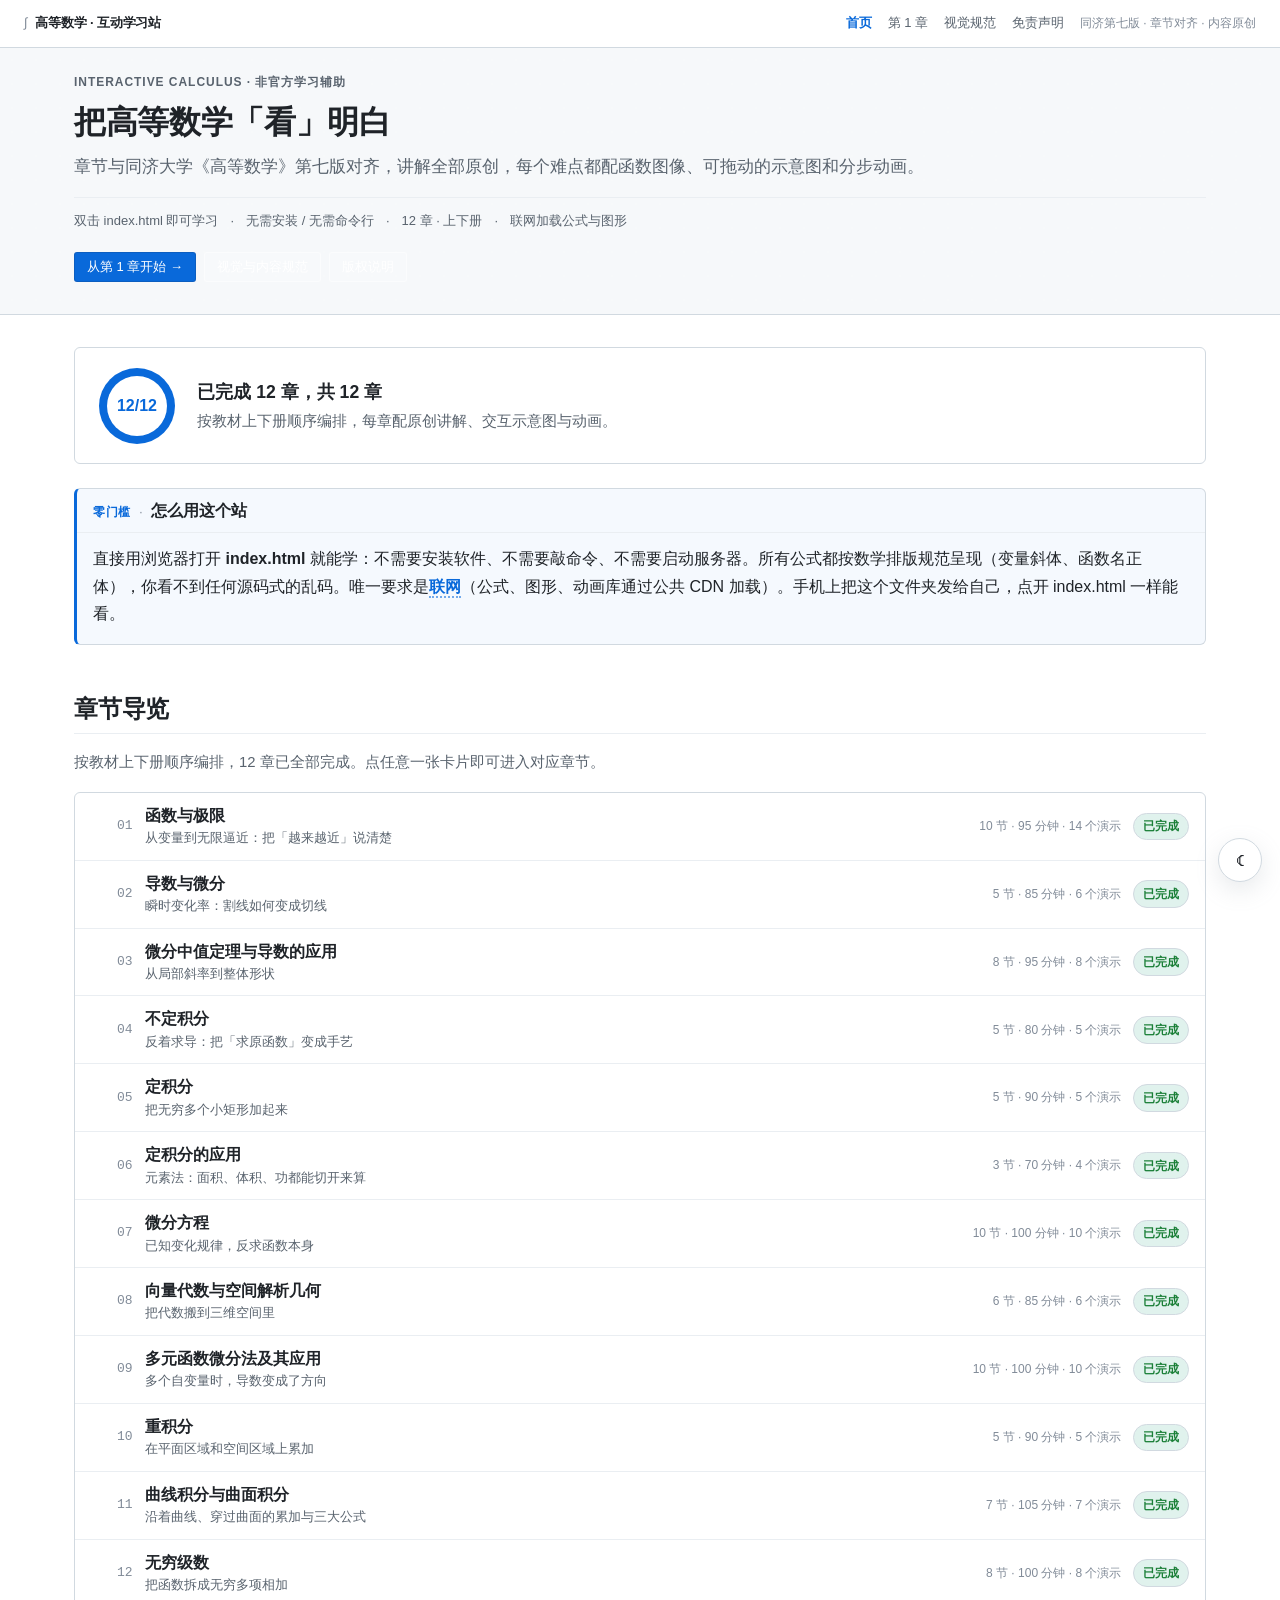
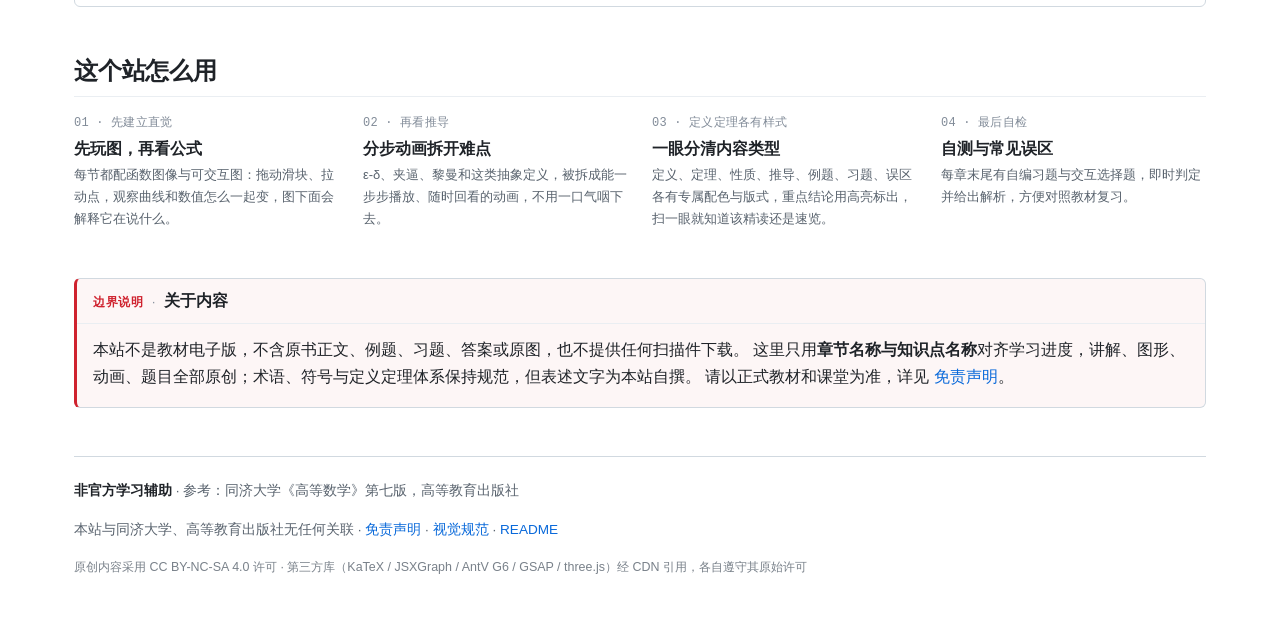
<file: index.html>
<!DOCTYPE html>
<html lang="zh-CN">
<head>
<meta charset="UTF-8">
<meta name="viewport" content="width=device-width, initial-scale=1">
<title>高等数学 · 互动学习站</title>
<meta name="description" content="非官方学习辅助：把同济版高等数学讲得更直观，配原创函数图像、动画与交互自测">
<link rel="stylesheet" href="assets/css/base.css">
<link rel="stylesheet" href="assets/css/layout.css">
<link rel="stylesheet" href="assets/css/components.css">
<link rel="stylesheet" href="assets/css/design-system.css">
<link rel="stylesheet" href="assets/css/demos.css">
<script>try{var t=localStorage.getItem('am-theme');if(t)document.documentElement.dataset.theme=t;}catch(e){}</script>
<script defer src="assets/js/chapters.js"></script>
<script defer src="assets/js/cdn.js"></script>
<script defer src="assets/js/math.js"></script>
<script defer src="assets/js/graph.js"></script>
<script defer src="assets/js/plot.js"></script>
<script defer src="assets/js/steps.js"></script>
<script defer src="assets/js/mindmap.js"></script>
<script defer src="assets/js/quiz.js"></script>
<script defer src="assets/js/theme.js"></script>
<script defer src="assets/js/nav.js"></script>
<script defer src="assets/js/polish.js"></script>
<script defer src="assets/js/boot.js"></script>
</head>
<body>

<div class="topbar">
  <div class="brand"><b>∫</b> 高等数学 · 互动学习站</div>
  <nav class="tb-nav">
    <a href="index.html">首页</a>
    <a href="chapters/ch01/ch01.html">第 1 章</a>
    <a href="style-guide.html">视觉规范</a>
    <a href="DISCLAIMER.md">免责声明</a>
  </nav>
  <span class="tb-hint">同济第七版 · 章节对齐 · 内容原创</span>
</div>
<div class="reading-progress" data-reading-progress></div>

<header class="home-hero">
  <div class="hero-inner">
    <div class="hero-index">Interactive Calculus · 非官方学习辅助</div>
    <h1>把高等数学「看」明白</h1>
    <p class="hero-sub">章节与同济大学《高等数学》第七版对齐，讲解全部原创，每个难点都配函数图像、可拖动的示意图和分步动画。</p>
    <div class="hero-meta">
      <span>双击 index.html 即可学习</span><span>·</span>
      <span>无需安装 / 无需命令行</span><span>·</span>
      <span>12 章 · 上下册</span><span>·</span>
      <span>联网加载公式与图形</span>
    </div>
    <div class="btn-row hero-actions">
      <a class="btn primary" href="chapters/ch01/ch01.html" style="color:#fff">从第 1 章开始 →</a>
      <a class="btn on-hero" href="style-guide.html">视觉与内容规范</a>
      <a class="btn on-hero" href="DISCLAIMER.md">版权说明</a>
    </div>
  </div>
</header>

<div class="home-wrap">

  <div class="progress-panel" data-progress-board></div>

  <div class="math-block insight">
    <div class="mb-head"><span class="mb-tag">零门槛</span><span class="mb-title">怎么用这个站</span></div>
    <div class="mb-body">直接用浏览器打开 <strong>index.html</strong> 就能学：不需要安装软件、不需要敲命令、不需要启动服务器。所有公式都按数学排版规范呈现（变量斜体、函数名正体），你看不到任何源码式的乱码。唯一要求是<strong class="term">联网</strong>（公式、图形、动画库通过公共 CDN 加载）。手机上把这个文件夹发给自己，点开 index.html 一样能看。</div>
  </div>

  <h2>章节导览</h2>
  <p class="hint">按教材上下册顺序编排，12 章已全部完成。点任意一张卡片即可进入对应章节。</p>
  <div class="chapter-grid" data-chapter-grid></div>

  <h2>这个站怎么用</h2>
  <div class="chapter-grid">
    <div class="chapter-card">
      <div class="cc-num">01 · 先建立直觉</div>
      <div class="cc-title">先玩图，再看公式</div>
      <div class="cc-sub">每节都配函数图像与可交互图：拖动滑块、拉动点，观察曲线和数值怎么一起变，图下面会解释它在说什么。</div>
    </div>
    <div class="chapter-card">
      <div class="cc-num">02 · 再看推导</div>
      <div class="cc-title">分步动画拆开难点</div>
      <div class="cc-sub">ε-δ、夹逼、黎曼和这类抽象定义，被拆成能一步步播放、随时回看的动画，不用一口气咽下去。</div>
    </div>
    <div class="chapter-card">
      <div class="cc-num">03 · 定义定理各有样式</div>
      <div class="cc-title">一眼分清内容类型</div>
      <div class="cc-sub">定义、定理、性质、推导、例题、习题、误区各有专属配色与版式，重点结论用高亮标出，扫一眼就知道该精读还是速览。</div>
    </div>
    <div class="chapter-card">
      <div class="cc-num">04 · 最后自检</div>
      <div class="cc-title">自测与常见误区</div>
      <div class="cc-sub">每章末尾有自编习题与交互选择题，即时判定并给出解析，方便对照教材复习。</div>
    </div>
  </div>

  <div class="math-block pitfall mt-lg">
    <div class="mb-head"><span class="mb-tag">边界说明</span><span class="mb-title">关于内容</span></div>
    <div class="mb-body">
      本站不是教材电子版，不含原书正文、例题、习题、答案或原图，也不提供任何扫描件下载。
      这里只用<strong>章节名称与知识点名称</strong>对齐学习进度，讲解、图形、动画、题目全部原创；术语、符号与定义定理体系保持规范，但表述文字为本站自撰。
      请以正式教材和课堂为准，详见 <a href="DISCLAIMER.md">免责声明</a>。
    </div>
  </div>

  <footer class="site-footer">
    <p><strong>非官方学习辅助</strong> · 参考：同济大学《高等数学》第七版，高等教育出版社</p>
    <p>本站与同济大学、高等教育出版社无任何关联 ·
       <a href="DISCLAIMER.md">免责声明</a> ·
       <a href="style-guide.html">视觉规范</a> ·
       <a href="README.md">README</a></p>
    <p class="copyright">原创内容采用 CC BY-NC-SA 4.0 许可 · 第三方库（KaTeX / JSXGraph / AntV G6 / GSAP / three.js）经 CDN 引用，各自遵守其原始许可</p>
  </footer>
</div>

</body>
</html>
</file>
<file: assets/css/base.css>
/* 基础变量、排版、深浅色主题 */
:root {
  /* ============================================================
     设计 token · 唯一来源（规范见 docs/VISUAL_SPEC.md）
     ------------------------------------------------------------
     取色与尺度参考 GitHub Primer（MIT）：
       画布/背景分层用中性灰阶，强调色只用于"可点击"，不做装饰；
       圆角只有 3px / 6px / 12px 三档，绝大多数元素用 6px；
       阴影只在浮层用一次，正文容器一律靠 1px 边框分层。
     刻意不用：渐变色块、大圆角、彩色投影、紫色主色。
     ============================================================ */

  /* 表面（由浅到深三层，靠边框而不是阴影区分） */
  --bg: #ffffff;
  --bg-soft: #f6f8fa;
  --bg-inset: #eff2f5;
  --card: #ffffff;

  /* 文字 */
  --fg: #1f2328;
  --fg-muted: #59636e;
  --fg-subtle: #818b98;

  /* 边框：3 档粗细感，主边框最实 */
  --border: #d1d9e0;
  --border-muted: #d8dee4;
  --border-soft: #eaeef2;

  /* 强调色：只给链接、当前项、主按钮 */
  --accent: #0969da;
  --accent-hover: #0550ae;
  --accent-soft: #ddf4ff;

  /* 语义色 */
  --ok: #1a7f37;
  --ok-soft: #dafbe1;
  --warn: #9a6700;
  --warn-soft: #fff8c5;
  --danger: #cf222e;
  --danger-soft: #ffebe9;
  --accent-2: #0969da;

  /* 字号阶梯（Primer：12 / 14 / 16 / 20 / 24 / 32） */
  --fs-xs: 12px;
  --fs-sm: 13px;
  --fs-base: 16px;
  --fs-md: 17px;
  --fs-lg: 20px;
  --fs-xl: 24px;
  --fs-2xl: 32px;
  --lh-tight: 1.35;
  --lh-base: 1.72;

  /* 间距：4px 基准 */
  --sp-1: 4px;  --sp-2: 8px;  --sp-3: 12px; --sp-4: 16px;
  --sp-5: 24px; --sp-6: 32px; --sp-7: 48px;

  /* 圆角：只保留三档 */
  --radius: 6px;
  --radius-sm: 3px;
  --radius-lg: 12px;

  /* 阴影：正文不用；浮层用一次 */
  --shadow: none;
  --shadow-lg: 0 8px 24px rgba(140, 149, 159, .2);
  --shadow-resting: 0 1px 0 rgba(31, 35, 40, .04);

  --maxw: 1180px;

  --font: -apple-system, BlinkMacSystemFont, "Segoe UI", "Noto Sans",
          "PingFang SC", "Hiragino Sans GB", "Microsoft YaHei", sans-serif;
  --mono: ui-monospace, SFMono-Regular, "SF Mono", Menlo, Consolas,
          "Liberation Mono", monospace;

  /* 语义色：定义/定理/性质/推导/例题/习题/注记/直观理解/误区/重点
     全部收在「墨蓝 / 绿 / 琥珀 / 红 / 灰」五族内，不再用紫粉青混搭 */
  --def:      #0969da; --def-rgb:      9, 105, 218;
  --thm:      #6639ba; --thm-rgb:    102,  57, 186;
  --prop:     #1a7f37; --prop-rgb:    26, 127,  55;
  --proof:    #59636e; --proof-rgb:   89,  99, 110;
  --ex:       #1a7f37; --ex-rgb:      26, 127,  55;
  --exer:     #9a6700; --exer-rgb:   154, 103,   0;
  --remark:   #59636e; --remark-rgb:  89,  99, 110;
  --insight:  #0969da; --insight-rgb:  9, 105, 218;
  --pitfall:  #cf222e; --pitfall-rgb:207,  34,  46;
  --key:      #bf8700;

  /* 数学排版：字号比例与间距，全站公式只认这几个值（规范见 docs/MATH_TYPESET.md） */
  --math-inline-scale: 1.06;
  --math-display-scale: 1.14;
  --math-display-gap: .9rem;
}

[data-theme="dark"] {
  --bg: #0d1117;
  --bg-soft: #161b22;
  --bg-inset: #21262d;
  --card: #0d1117;

  --fg: #e6edf3;
  --fg-muted: #9198a1;
  --fg-subtle: #6e7681;

  --border: #30363d;
  --border-muted: #21262d;
  --border-soft: #21262d;

  --accent: #4493f8;
  --accent-hover: #6cb6ff;
  --accent-soft: #121d2f;

  --ok: #3fb950;
  --ok-soft: #0f2417;
  --warn: #d29922;
  --warn-soft: #241d0a;
  --danger: #f85149;
  --danger-soft: #25171c;
  --accent-2: #4493f8;

  --shadow: none;
  --shadow-lg: 0 8px 24px rgba(1, 4, 9, .6);
  --shadow-resting: 0 1px 0 rgba(255, 255, 255, .04);

  --def:      #6cb6ff; --def-rgb:    108, 182, 255;
  --thm:      #b392f0; --thm-rgb:    179, 146, 240;
  --prop:     #3fb950; --prop-rgb:    63, 185,  80;
  --proof:    #9198a1; --proof-rgb:  145, 152, 161;
  --ex:       #3fb950; --ex-rgb:      63, 185,  80;
  --exer:     #d29922; --exer-rgb:   210, 153,  34;
  --remark:   #9198a1; --remark-rgb: 145, 152, 161;
  --insight:  #6cb6ff; --insight-rgb:108, 182, 255;
  --pitfall:  #f85149; --pitfall-rgb:248,  81,  73;
  --key:      #d29922;
}

*, *::before, *::after { box-sizing: border-box; }

html { scroll-behavior: smooth; }

body {
  margin: 0;
  background: var(--bg);
  color: var(--fg);
  font-family: var(--font);
  font-size: var(--fs-base);
  line-height: var(--lh-base);
  -webkit-font-smoothing: antialiased;
  text-rendering: optimizeLegibility;
}

a { color: var(--accent); text-decoration: none; }
a:hover { text-decoration: underline; }

/* 标题层级：靠字号与字重区分，不用装饰线与色块 */
h1, h2, h3, h4 { line-height: var(--lh-tight); font-weight: 600; letter-spacing: -.01em; }
h1 { font-size: var(--fs-2xl); margin: 0 0 var(--sp-2); font-weight: 600; }
h2 {
  font-size: var(--fs-xl); margin: var(--sp-7) 0 var(--sp-4);
  padding-bottom: var(--sp-2);
  border-bottom: 1px solid var(--border-soft);
}
h3 { font-size: var(--fs-lg); margin: var(--sp-6) 0 var(--sp-3); }
h4 { font-size: var(--fs-md); margin: var(--sp-5) 0 var(--sp-2); }

p { margin: 0 0 var(--sp-4); }
ul, ol { padding-left: 1.5rem; margin: 0 0 var(--sp-4); }
li { margin: var(--sp-1) 0; }
li > p { margin-bottom: var(--sp-2); }

strong, b { font-weight: 600; }

code {
  font-family: var(--mono);
  font-size: .88em;
  background: var(--bg-inset);
  color: var(--fg);
  padding: .15em .4em;
  border-radius: var(--radius-sm);
  border: 1px solid var(--border-soft);
}

hr { border: 0; border-top: 1px solid var(--border-soft); margin: var(--sp-5) 0; }

.hint { color: var(--fg-muted); font-size: .93rem; }

/* 公式：允许横向滚动，避免窄屏撑破布局 */
.katex-display {
  overflow-x: auto;
  overflow-y: hidden;
  padding: .35rem 0;
  margin: 1rem 0 !important;
}

/* ============================================================
   数学排版：全局唯一来源（详细规范见 docs/MATH_TYPESET.md）
   字号/行距/间距如需调整，只改这里和 :root 中的 --math-* 变量
   ============================================================ */

/* 行内公式：与中文正文同号，稍大一点点补偿 KaTeX 的视觉收缩 */
.katex { font-size: calc(1em * var(--math-inline-scale)); }

/* 行内公式不要被汉字行高挤偏基线 */
.katex .base { line-height: 1.2; }

/* 独立公式（$$...$$）：居中、与正文拉开距离、字号略大便于阅读 */
.katex-display > .katex { font-size: calc(1em * var(--math-display-scale)); }

/* 独立公式上下留白由变量控制，全站统一 */
.formula-box .katex-display { margin: var(--math-display-gap) 0 !important; }
/* 行内公式在中文里不要被行高挤到下一行 */

/* 公式过多时（如极限四则运算）允许横向滚动而不是挤压变形 */
.formula-box { overflow-x: auto; overflow-y: hidden; }

/* 长公式在窄屏上的兜底：只滚动公式本身，不带动整页 */
@media (max-width: 640px) {
  .katex-display > .katex { font-size: 1em; }
}

/* 数学变量在正文中如需强调（如“设 x 为自变量”），用 .var 走数学斜体 */
.var { font-family: KaTeX_Math, 'Times New Roman', serif; font-style: italic; }

img, svg { max-width: 100%; height: auto; }

::selection { background: var(--accent); color: #fff; }

:focus-visible { outline: 3px solid var(--accent-2); outline-offset: 2px; }

@media (prefers-reduced-motion: reduce) {
  html { scroll-behavior: auto; }
  *, *::before, *::after { animation-duration: .01ms !important; transition-duration: .01ms !important; }
}
</file>
<file: assets/css/layout.css>
/* 页面骨架：章节头、侧栏 + 主内容、首页网格、页脚 */

/* 章节头：浅灰底 + 一条下边框。不用渐变——渐变色块是最典型的"AI 味"来源，
   而且会跟正文抢注意力。参考 GitHub 仓库页头、MDN 文档头。 */
.chapter-hero, .home-hero {
  position: relative;
  background: var(--bg-soft);
  color: var(--fg);
  padding: var(--sp-5) 0 var(--sp-6);
  border-bottom: 1px solid var(--border);
}

.back-link {
  display: inline-block;
  color: var(--fg-muted);
  font-size: var(--fs-sm);
  margin-bottom: var(--sp-4);
}
.back-link:hover { color: var(--accent); }

.hero-inner { max-width: var(--maxw); margin: 0 auto; padding: 0 var(--sp-5); position: relative; z-index: 1; }
.hero-index {
  font-size: var(--fs-xs); letter-spacing: .08em; text-transform: uppercase;
  color: var(--fg-muted); font-weight: 600; margin-bottom: var(--sp-2);
}
.hero-sub { font-size: var(--fs-md); color: var(--fg-muted); margin: var(--sp-1) 0 var(--sp-4); }
.hero-meta {
  display: flex; flex-wrap: wrap; gap: var(--sp-3);
  font-size: var(--fs-sm); color: var(--fg-muted);
  padding-top: var(--sp-3); border-top: 1px solid var(--border-soft);
}

.page-shell {
  max-width: var(--maxw);
  margin: 0 auto;
  padding: var(--sp-6) var(--sp-5) var(--sp-7);
  display: grid;
  grid-template-columns: 216px minmax(0, 1fr);
  gap: var(--sp-6);
  position: relative;
  z-index: 2;
  align-items: start;
}

/* 侧栏：当前章的小节目录。像 GitHub 的文件树 / MDN 的页内导航——
   无卡片、无阴影，靠一条右边框与正文分隔。 */
.sidebar {
  position: sticky;
  top: 64px;
  align-self: start;
  max-height: calc(100vh - 80px);
  overflow-y: auto;
  padding: var(--sp-1) 0 var(--sp-4);
  font-size: var(--fs-sm);
  border-right: 1px solid var(--border-soft);
  padding-right: var(--sp-4);
}

.sb-head {
  padding: var(--sp-2) 0 var(--sp-3);
  margin-bottom: var(--sp-2);
  border-bottom: 1px solid var(--border-soft);
}
.sb-chno {
  display: block; font-size: var(--fs-xs); color: var(--fg-muted);
  font-weight: 600; letter-spacing: .04em; margin-bottom: 2px;
}
.sb-chtitle { display: block; font-size: var(--fs-base); font-weight: 600; color: var(--fg); }

.sb-secs { display: flex; flex-direction: column; gap: 1px; }

.sidebar a {
  display: flex;
  gap: var(--sp-2);
  padding: 5px var(--sp-2);
  border-radius: var(--radius-sm);
  color: var(--fg-muted);
  line-height: 1.5;
  border-left: 2px solid transparent;
  margin-left: -2px;
}
.sidebar a:hover { background: var(--bg-soft); color: var(--fg); text-decoration: none; }
/* 当前所在小节：左侧竖条 + 加粗，不用背景色块 */
.sidebar a.is-active {
  color: var(--fg);
  font-weight: 600;
  border-left-color: var(--accent);
  background: var(--bg-soft);
}
.sec-no {
  font-family: var(--mono);
  font-size: var(--fs-xs);
  color: var(--fg-subtle);
  flex: none;
  min-width: 2.1em;
  padding-top: 2px;
}
.sidebar a.is-active .sec-no { color: var(--accent); }

.sb-foot {
  margin-top: var(--sp-4);
  padding-top: var(--sp-3);
  border-top: 1px solid var(--border-soft);
  display: flex; flex-direction: column; gap: 1px;
}
.sb-foot a { font-size: var(--fs-sm); color: var(--fg-muted); }

/* 正文区：直接坐在页面上，不再套一层白色卡片。
   卡片套卡片是"AI 味"的另一大来源——真实的文档站让内容自己就是内容。 */
.content {
  padding: 0 0 var(--sp-7);
  min-width: 0;
  max-width: 760px;
}

/* 区块标题：只用一条细下边框分层，去掉装饰竖条
   （彩色竖条 + 彩色下划线是典型的"模板味"，文档站不需要） */
.block { margin-bottom: var(--sp-7); scroll-margin-top: 72px; }
.block > h2 {
  padding-bottom: var(--sp-2);
  border-bottom: 1px solid var(--border-soft);
  margin-top: var(--sp-6);
}
.block:first-child > h2 { margin-top: 0; }

/* 小节标题带上编号，便于与左侧目录对应 */
.section { scroll-margin-top: 64px; }
.sec-badge {
  font-family: var(--mono);
  font-size: var(--fs-sm);
  font-weight: 400;
  color: var(--fg-subtle);
  flex: none;
}
.section > h3 {
  display: flex; align-items: baseline; gap: var(--sp-2);
  font-size: var(--fs-lg); font-weight: 600;
  margin: var(--sp-7) 0 var(--sp-4);
  padding-bottom: var(--sp-2);
  border-bottom: 1px solid var(--border-soft);
}

.section { border-top: 1px dashed var(--border); padding-top: .4rem; }
.section:first-of-type { border-top: 0; }

/* 首页 */
/* 首页 */
.home-wrap { max-width: var(--maxw); margin: 0 auto; padding: var(--sp-6) var(--sp-5) var(--sp-7); }
.home-lead { font-size: var(--fs-md); color: var(--fg-muted); max-width: 640px; line-height: 1.8; }

/* 章节列表：表格式。一行一章，纵向扫读，像 GitHub 的仓库列表 / MDN 的目录。
   没有卡片、没有网格、没有 hover 位移——只有分隔线和一侧淡灰底。 */
.chapter-grid {
  display: flex;
  flex-direction: column;
  margin: var(--sp-4) 0 var(--sp-7);
  border: 1px solid var(--border);
  border-radius: var(--radius);
  overflow: hidden;
  background: var(--bg);
}
.chapter-card {
  display: grid;
  grid-template-columns: 2.6rem minmax(0, 1fr) auto auto;
  align-items: center;
  gap: var(--sp-3);
  padding: var(--sp-3) var(--sp-4);
  border-bottom: 1px solid var(--border-soft);
  color: var(--fg);
  transition: background .1s;
  text-decoration: none;
}
.chapter-card:last-child { border-bottom: 0; }
.chapter-card:hover { background: var(--bg-soft); text-decoration: none; color: var(--fg); }
.chapter-card:focus-visible { outline: 2px solid var(--accent); outline-offset: -2px; }
.chapter-card.is-planned { cursor: default; }
.chapter-card.is-planned .cc-title { color: var(--fg-muted); }
.chapter-card.is-planned .cc-sub { color: var(--fg-subtle); }

.cc-num {
  font-family: var(--mono);
  font-size: var(--fs-sm);
  color: var(--fg-subtle);
  text-align: right;
}
.chapter-card:hover .cc-num { color: var(--accent); }
.cc-main { display: flex; flex-direction: column; gap: 1px; min-width: 0; }
.cc-title { font-size: var(--fs-base); font-weight: 600; line-height: 1.4; }
.cc-sub {
  font-size: var(--fs-sm);
  color: var(--fg-muted);
  line-height: 1.5;
  overflow: hidden; text-overflow: ellipsis; white-space: nowrap;
}
.cc-foot {
  font-size: var(--fs-xs);
  color: var(--fg-subtle);
  white-space: nowrap;
  font-variant-numeric: tabular-nums;
}

@media (max-width: 720px) {
  .chapter-card { grid-template-columns: 2.2rem minmax(0, 1fr) auto; }
  .cc-foot { display: none; }
  .cc-sub { white-space: normal; }
}

/* "这个站怎么用" 的四张说明卡：退成无边框的说明列，不与章节列表抢样式 */
.chapter-grid:not([data-chapter-grid]) {
  border: 0; border-radius: 0; display: grid;
  grid-template-columns: repeat(auto-fit, minmax(240px, 1fr));
  gap: var(--sp-5); margin-top: var(--sp-3);
}
.chapter-grid:not([data-chapter-grid]) .chapter-card {
  display: block; padding: 0; border: 0; background: none;
}
.chapter-grid:not([data-chapter-grid]) .cc-num {
  font-size: var(--fs-xs); color: var(--fg-subtle);
  text-align: left; display: block; margin-bottom: var(--sp-1);
  letter-spacing: .02em;
}
.chapter-grid:not([data-chapter-grid]) .cc-title {
  font-size: var(--fs-base); margin-bottom: var(--sp-1);
}
.chapter-grid:not([data-chapter-grid]) .cc-sub {
  white-space: normal; font-size: var(--fs-sm); line-height: 1.7;
}

/* 页脚 */
.site-footer {
  margin-top: 3rem;
  padding-top: 1.4rem;
  border-top: 1px solid var(--border);
  font-size: .85rem;
  color: var(--fg-muted);
  line-height: 1.7;
}
.site-footer strong { color: var(--fg); }
.site-footer .copyright { font-size: .78rem; opacity: .8; }

@media (max-width: 900px) {
  .page-shell {
    grid-template-columns: 1fr;
    gap: var(--sp-4);
    padding: var(--sp-4) var(--sp-4) var(--sp-6);
  }
  .sidebar {
    position: static; max-height: none;
    border-right: 0; padding-right: 0;
    border: 1px solid var(--border);
    border-radius: var(--radius);
    padding: var(--sp-3);
    background: var(--bg-soft);
    display: none;
  }
  .sidebar.is-open { display: block; }
  .content { padding: 0; }
  .chapter-hero, .home-hero { padding: var(--sp-4) 0 var(--sp-5); }
  .hero-inner { padding: 0 var(--sp-4); }
}

/* 移动端「本节目录」浮动按钮：只在窄屏出现，固定在右下角
   （深色模式切换按钮在它上方，两者不重叠） */
.nav-toggle { display: none; }
@media (max-width: 900px) {
  .nav-toggle {
    display: inline-flex; align-items: center; gap: 6px;
    position: fixed; left: var(--sp-4); bottom: var(--sp-4);
    z-index: 45;
    background: var(--bg);
    border: 1px solid var(--border);
    box-shadow: var(--shadow-lg);
    font-size: var(--fs-sm);
    padding: 8px 14px;
    border-radius: 999px;
  }
  .nav-toggle.is-open { background: var(--accent); border-color: var(--accent); color: #fff; }
  /* 目录展开时贴到页面顶部，方便直接点 */
  .sidebar.is-open { margin-bottom: var(--sp-3); }
}
</file>
<file: assets/css/components.css>
/* 组件：卡片、演示容器、控件、测验、进度、知识图 */

[data-card] {
  border-radius: var(--radius-sm);
  padding: .95rem 1.15rem;
  margin: 1.1rem 0;
  border-left: 4px solid var(--accent);
  background: var(--accent-soft);
  font-size: .95rem;
}
[data-card] strong { color: var(--accent); }
[data-card="warning"] { border-left-color: var(--warn); background: rgba(217,119,6,.09); }
[data-card="warning"] strong { color: var(--warn); }
[data-card="example"] { border-left-color: var(--accent-2); background: rgba(8,145,178,.08); }
[data-card="example"] strong { color: var(--accent-2); }
[data-card="tip"] { border-left-color: var(--ok); background: rgba(5,150,105,.08); }
[data-card="tip"] strong { color: var(--ok); }

.insight { border: 1px dashed var(--ok); }

.goal-list { list-style: none; padding: 0; display: grid; gap: .55rem; }
.goal-list label { display: flex; gap: .65rem; align-items: flex-start; cursor: pointer; }
.goal-list input { margin-top: .45rem; accent-color: var(--accent); width: 16px; height: 16px; flex: none; }
.goal-list label.is-done { color: var(--fg-muted); text-decoration: line-through; }

/* 演示容器：固定高度，JSXGraph / SVG / three.js 都挂在这里 */
.demo-box {
  position: relative;
  background: var(--bg);
  border: 1px solid var(--border);
  border-radius: var(--radius-sm);
  margin: 1.2rem 0;
  padding: .8rem;
}
.demo-box .demo-title {
  font-size: .88rem; font-weight: 700; color: var(--fg);
  margin: 0 0 .1rem;
}
.demo-box .demo-caption { font-size: .83rem; color: var(--fg-muted); margin: 0 0 .6rem; }
/* 画布容器：画布尺寸由 Plot 按数学比例算出（见 assets/js/plot.js），
   这里只负责居中。不设固定高度，避免把非等比的尺寸强加给等比例图形。 */
.demo-canvas {
  width: 100%;
  display: flex;
  align-items: center;
  justify-content: center;
  position: relative;
  overflow: hidden;
  min-height: 200px;
}
.demo-canvas canvas {
  display: block;
  background: var(--bg-soft);
  border: 1px solid var(--border);
  border-radius: var(--radius);
  max-width: 100%;
}
/* 可交互的画布：拖拽手势不能带动页面滚动，也不能触发选中 */
.demo-canvas.is-interactive { flex-direction: column; }
.demo-canvas.is-interactive canvas { cursor: grab; touch-action: none; user-select: none; }
.demo-canvas.is-interactive canvas:focus-visible { outline: 2px solid var(--accent); outline-offset: 2px; }
.demo-canvas.is-dragging canvas { cursor: grabbing; }

/* 图像工具条：缩放 / 复位。放在图下方而不是压在图上，
   窄图（等比例下画布常比容器窄）和满宽图都不会被遮住。 */
.plot-hud {
  display: flex; align-items: center; gap: 2px;
  flex-wrap: wrap; justify-content: center;
  margin-top: var(--sp-2);
  font-size: var(--fs-xs);
  line-height: 1;
  color: var(--fg-muted);
}
.ph-tip {
  padding: 0 8px 0 2px;
  color: var(--fg-subtle);
  white-space: nowrap;
  user-select: none;
}
/* 不等比坐标系的告示：比"滚轮缩放"提示更重要，放最左边且不随移动端隐藏 */
.ph-note {
  padding: 0 8px 0 0;
  color: var(--warn);
  white-space: nowrap;
  user-select: none;
}
.ph-btn {
  font: inherit; font-size: var(--fs-xs);
  min-width: 26px; height: 24px;
  padding: 0 7px;
  display: inline-flex; align-items: center; justify-content: center;
  background: transparent;
  border: 1px solid transparent; border-radius: var(--radius-sm);
  color: var(--fg-muted);
  cursor: pointer;
  line-height: 1;
}
.ph-btn:hover { background: var(--bg-inset); border-color: var(--border); color: var(--fg); }
.ph-btn:focus-visible { outline: 2px solid var(--accent); outline-offset: 1px; }
.ph-reset { border-left: 1px solid var(--border-soft); border-radius: 0 var(--radius-sm) var(--radius-sm) 0; padding-left: 10px; margin-left: 2px; }
.ph-zoom {
  min-width: 42px;
  text-align: center;
  color: var(--fg-subtle);
  font-family: var(--mono);
  font-size: 11px;
  font-variant-numeric: tabular-nums;
  user-select: none;
}
.demo-canvas.is-zoomed .ph-zoom { color: var(--accent); }
@media (max-width: 560px) {
  .ph-tip { display: none; }
}
.jxgbox { background: var(--bg-soft) !important; }

.demo-controls {
  display: flex; flex-wrap: wrap; align-items: center; gap: .6rem 1rem;
  margin-top: .75rem; font-size: .86rem;
}
.demo-controls label { display: inline-flex; align-items: center; gap: .45rem; }
.demo-controls input[type="range"] { width: 150px; accent-color: var(--accent); }
.demo-controls output {
  font-family: var(--mono); font-size: .85rem;
  background: var(--accent-soft); color: var(--accent);
  padding: .1rem .45rem; border-radius: 5px; min-width: 3.2rem; text-align: center;
}

/* 按钮：GitHub 风格的次级按钮——浅灰底、1px 边框、3px 圆角、无投影 */
.btn {
  font: inherit; font-size: var(--fs-sm);
  padding: 4px 12px;
  min-height: 30px;
  border: 1px solid var(--border);
  border-radius: var(--radius-sm);
  background: var(--bg-soft);
  color: var(--fg);
  cursor: pointer;
  transition: background .12s, border-color .12s;
  line-height: 1.6;
}
.btn:hover { background: var(--bg-inset); border-color: var(--border-muted); color: var(--fg); }
.btn:active { background: var(--border-soft); }
.btn:focus-visible { outline: 2px solid var(--accent); outline-offset: 2px; }
.btn.primary { background: var(--accent); border-color: rgba(31,35,40,.15); color: #fff; font-weight: 500; }
.btn.primary:hover { background: var(--accent-hover); color: #fff; }
.btn.is-active { background: var(--accent); border-color: rgba(31,35,40,.15); color: #fff; font-weight: 500; }
.btn-row { display: flex; flex-wrap: wrap; gap: var(--sp-2); margin-top: var(--sp-3); }

.readout {
  font-family: var(--mono); font-size: .86rem;
  background: var(--bg-soft);
  border: 1px solid var(--border);
  border-radius: 7px;
  padding: .55rem .75rem;
  margin-top: .7rem;
  color: var(--fg);
  white-space: pre-wrap;
  word-break: break-word;
}
.readout b { color: var(--accent); }

/* 分步动画控制条 */
.step-bar { display: flex; align-items: center; gap: .5rem; flex-wrap: wrap; margin-top: .75rem; }
.step-dots { display: flex; gap: .3rem; flex: 1; }
.step-dot {
  width: 9px; height: 9px; border-radius: 50%;
  background: var(--border); border: 0; padding: 0; cursor: pointer;
}
.step-dot.is-active { background: var(--accent); transform: scale(1.35); }
.step-label { font-size: .83rem; color: var(--fg-muted); min-width: 2rem; text-align: right; }

/* 知识结构图 */
.mermaid-box {
  background: var(--bg);
  border: 1px solid var(--border);
  border-radius: var(--radius-sm);
  padding: 1rem;
  overflow-x: auto;
  text-align: center;
}
.mermaid-box svg { max-width: 100%; }
.mermaid-fallback { font-size: .88rem; color: var(--fg-muted); text-align: left; }

/* 自测题 */
.quiz-item {
  border: 1px solid var(--border);
  border-radius: var(--radius-sm);
  padding: 1rem 1.1rem;
  margin-bottom: 1rem;
  background: var(--bg);
}
.quiz-q { font-weight: 600; margin-bottom: .7rem; }
.quiz-options { display: grid; gap: .45rem; }
.quiz-opt {
  text-align: left; font: inherit; font-size: .92rem;
  padding: .5rem .75rem;
  border: 1px solid var(--border); border-radius: 7px;
  background: var(--bg-soft); color: var(--fg); cursor: pointer;
}
.quiz-opt:hover:not(:disabled) { border-color: var(--accent); }
.quiz-opt.is-correct { background: rgba(5,150,105,.13); border-color: var(--ok); color: var(--ok); }
.quiz-opt.is-wrong { background: rgba(220,38,38,.1); border-color: var(--danger); color: var(--danger); }
.quiz-opt:disabled { cursor: default; }
.quiz-explain { font-size: .88rem; margin-top: .7rem; color: var(--fg-muted); }
.quiz-score { font-size: .9rem; color: var(--fg-muted); margin-bottom: 1rem; }
.quiz-score b { color: var(--accent); font-size: 1.05rem; }

/* 徽章与进度 */
.badge {
  display: inline-block; font-size: .74rem; font-weight: 700;
  padding: .16rem .55rem; border-radius: 999px;
  background: var(--accent-soft); color: var(--accent);
  border: 1px solid var(--border);
}
.badge.done { background: rgba(5,150,105,.12); color: var(--ok); }
.badge.planned { background: var(--bg); color: var(--fg-muted); }

.progress-panel {
  display: flex; align-items: center; gap: 1.4rem; flex-wrap: wrap;
  background: var(--card); border: 1px solid var(--border);
  border-radius: var(--radius); padding: 1.2rem 1.5rem;
  box-shadow: var(--shadow); margin-bottom: 1.5rem;
}
.progress-ring {
  width: 76px; height: 76px; border-radius: 50%; flex: none;
  display: grid; place-items: center;
  background: conic-gradient(var(--accent) 0deg, var(--border) 0deg);
}
.progress-ring > span {
  width: 60px; height: 60px; border-radius: 50%;
  background: var(--card); display: grid; place-items: center;
  font-weight: 700; font-size: 1rem; color: var(--accent);
}
.progress-text b { font-size: 1.1rem; }

.chapter-nav { display: flex; justify-content: space-between; gap: 1rem; margin-top: 1.5rem; }
.chapter-nav a {
  flex: 1; border: 1px solid var(--border); border-radius: var(--radius-sm);
  padding: .8rem 1rem; background: var(--bg); color: var(--fg);
}
.chapter-nav a:hover { border-color: var(--accent); text-decoration: none; }
.chapter-nav span { display: block; font-size: .78rem; color: var(--fg-muted); }
.chapter-nav .nav-next { text-align: right; }
.chapter-nav .nav-empty { flex: 1; }

/* 主题切换 / 侧栏开关 */
.theme-toggle {
  position: fixed; right: 1.1rem; bottom: 1.1rem; z-index: 40;
  width: 44px; height: 44px; border-radius: 50%;
  border: 1px solid var(--border); background: var(--card);
  color: var(--fg); box-shadow: var(--shadow-lg);
  cursor: pointer; font-size: 1.1rem;
}
.nav-toggle { display: none; }
@media (max-width: 900px) {
  .nav-toggle {
    display: inline-block; position: fixed; left: 1.1rem; bottom: 1.1rem; z-index: 40;
    padding: .5rem .85rem; border-radius: 999px;
  }

  .demo-controls input[type="range"] { width: 110px; }
}

/* CDN 加载失败提示 */
.lib-error {
  padding: .8rem 1rem; border-radius: var(--radius-sm);
  border: 1px solid var(--warn); background: rgba(217,119,6,.1);
  color: var(--warn); font-size: .86rem; margin: .6rem 0;
}
</file>
<file: assets/css/design-system.css>
/* ============================================================
   高等数学互动学习站 · 视觉设计规范 v1 (Design System)
   ------------------------------------------------------------
   语义化数学内容组件（全部靠 class，无需 JS）：
     .math-block.definition   定义        靛蓝
     .math-block.theorem      定理        紫
     .math-block.property     性质 / 推论 青
     .math-block.proof        推导 / 证明 石板
     .math-block.example      例题        绿
     .math-block.exercise     习题        琥珀
     .math-block.remark       注记        灰
     .math-block.insight      直观理解    绿松
     .math-block.pitfall      常见误区    红
     mark.key / strong.term   重点高亮 / 术语强调
     .formula-box             独立编号公式块
   页面级：
     .topbar  顶部导航   .reading-progress  阅读进度条
   ------------------------------------------------------------
   新增章节时直接套用这些 class，禁止另起一套颜色或卡片样式。
   所有可配置颜色/间距/字号统一在 base.css 的 :root 中修改。
   ============================================================ */


/* ---------- 语义卡片基类 ---------- */

/* 语义块：左侧 3px 色条 + 1px 边框 + 极浅底色。
   不用渐变、不用投影、圆角收到 6px——这三样是"AI 味"最集中的特征。
   参考 GitHub 的 alert / note 块、MDN 的 callout。 */
.math-block {
  --c: var(--def);
  --cr: var(--def-rgb);
  --bg-soft-c: rgba(var(--cr), .04);
  position: relative;
  margin: var(--sp-5) 0;
  border: 1px solid var(--border);
  border-left: 3px solid var(--c);
  border-radius: var(--radius);
  background: var(--bg-soft-c);
  overflow: hidden;
}
[data-theme="dark"] .math-block {
  --bg-soft-c: rgba(var(--cr), .07);
}

.math-block > .mb-head {
  display: flex; align-items: baseline; gap: var(--sp-2); flex-wrap: wrap;
  padding: var(--sp-2) var(--sp-4);
  border-bottom: 1px solid var(--border-soft);
}
/* 标签改成纯文字 + 颜色，不做胶囊色块 */
.mb-tag {
  color: var(--c);
  font-size: var(--fs-xs); font-weight: 700;
  letter-spacing: .06em; white-space: nowrap;
  flex: none;
}
.mb-tag::after { content: '·'; margin-left: var(--sp-2); color: var(--fg-subtle); font-weight: 400; }
.mb-title { font-weight: 600; font-size: var(--fs-base); color: var(--fg); }
.mb-no {
  margin-left: auto; font-family: var(--mono);
  font-size: var(--fs-xs); color: var(--fg-subtle); white-space: nowrap;
}
.math-block > .mb-body {
  padding: var(--sp-3) var(--sp-4) var(--sp-4);
  font-size: var(--fs-base); line-height: var(--lh-base);
}
.math-block .mb-body > :last-child { margin-bottom: 0; }

/* 变体配色 */
.math-block.definition { --c: var(--def);     --cr: var(--def-rgb); }
.math-block.theorem    { --c: var(--thm);     --cr: var(--thm-rgb); }
.math-block.property   { --c: var(--prop);    --cr: var(--prop-rgb); }
.math-block.proof      { --c: var(--proof);   --cr: var(--proof-rgb); }
.math-block.example    { --c: var(--ex);      --cr: var(--ex-rgb); }
.math-block.exercise   { --c: var(--exer);    --cr: var(--exer-rgb); }
.math-block.remark     { --c: var(--remark);  --cr: var(--remark-rgb); }
.math-block.insight    { --c: var(--insight); --cr: var(--insight-rgb); }
.math-block.pitfall    { --c: var(--pitfall); --cr: var(--pitfall-rgb); }

/* 关键句只加粗，不整段染色——染色多了反而没有重点 */
.math-block.definition .mb-body strong,
.math-block.theorem .mb-body strong { color: var(--fg); font-weight: 600; }

/* ---------- 推导 / 证明：编号步骤 ---------- */

.math-block.proof > .mb-body { padding-top: .45rem; }
.math-block.proof > .mb-head { background: rgba(var(--cr), .08); }
/* 每个 li 是「编号 + 正文」两列；正文里的 eq/note 一律纵向堆叠在同一列内。
   之前 grid 只有 2 列，但 li 里有 3 个子元素（eq、note），note 被挤进 24px 的
   编号列，被压成一字一行的竖排——这是必须避免的排版事故。 */
.derive { list-style: none; counter-reset: d; padding: 0; margin: 0; }
.derive > li {
  counter-increment: d;
  display: grid; grid-template-columns: 24px minmax(0, 1fr);
  gap: .8rem; align-items: start;
  padding: .62rem 0;
  border-bottom: 1px dashed rgba(var(--cr), .28);
}
.derive > li:last-child { border-bottom: 0; }
.derive > li::before {
  content: counter(d);
  width: 22px; height: 22px; border-radius: 50%;
  background: var(--c); color: #fff;
  display: grid; place-items: center;
  font-size: .72rem; font-weight: 700; margin-top: .1rem;
  grid-column: 1; grid-row: 1 / -1;
}
/* 第 2 个及以后的子元素全部落到第 2 列、各自独立成行，绝不再占用编号列 */
.derive > li > *:not(:first-child) { grid-column: 2; }
.derive-eq {
  display: block; min-width: 0;
  overflow-x: auto; overflow-y: hidden;
  line-height: 1.7;
}
.derive-note {
  display: block; min-width: 0;
  font-size: .86rem; line-height: 1.6;
  color: var(--fg-muted);
  margin-top: .3rem;
  padding-left: .7rem;
  border-left: 2px solid rgba(var(--cr), .32);
}
/* 证明常显，不做折叠：学生不该为了看证明再点一次。
   折叠只保留给「习题答案」，那是用户主动想看才看的。 */
.proof-title {
  display: flex; align-items: center; gap: .45rem;
  margin: 1rem 0 .2rem;
  font-size: .88rem; font-weight: 700; color: var(--c);
}
.proof-title::before {
  content: ''; width: 3px; height: 1em; border-radius: 2px;
  background: var(--c); flex: none;
}
.proof-body { margin: .2rem 0 0; }

/* ---------- 例题：题干 / 解 / 评注 三段式 ---------- */

.ex-part {
  display: grid; grid-template-columns: 50px minmax(0, 1fr);
  gap: .8rem; padding: .55rem 0;
}
.ex-part + .ex-part { border-top: 1px dashed rgba(var(--cr), .24); }
.ex-label {
  font-size: .76rem; font-weight: 700; color: var(--c);
  letter-spacing: .08em; padding-top: .3rem;
}
.ex-q { font-weight: 600; }
.ex-note { color: var(--fg-muted); font-size: .9rem; }

/* ---------- 习题：琥珀色卡片 + 折叠答案 ---------- */

.exercise-card {
  border: 1px solid rgba(var(--exer-rgb), .32);
  border-left: 3px solid var(--exer);
  border-radius: 10px;
  padding: .85rem 1.05rem; margin: .85rem 0;
  background: rgba(var(--exer-rgb), .055);
}
.ex-head { display: flex; align-items: center; gap: .6rem; margin-bottom: .5rem; }
.ex-no {
  background: var(--exer); color: #fff;
  width: 24px; height: 24px; border-radius: 6px;
  display: grid; place-items: center;
  font-size: .75rem; font-weight: 700; flex: none;
}
.ex-level {
  font-size: .73rem; color: var(--exer);
  border: 1px solid rgba(var(--exer-rgb), .42);
  border-radius: 999px; padding: .04rem .5rem;
}
.ex-options { display: grid; gap: .4rem; margin-top: .55rem; }
/* 用 > 避免命中 KaTeX 内部 span（会被逐层缩放） */
.ex-options > span, .ex-options > .ex-opt {
  display: block; padding: .38rem .65rem;
  background: var(--bg-soft); border: 1px solid var(--border);
  border-radius: 6px; font-size: .9rem;
}
.ex-answer { margin-top: .6rem; }
.ex-answer > summary {
  cursor: pointer; font-size: .86rem; font-weight: 700; color: var(--exer);
}
.ex-answer > .ex-answer-body {
  padding: .55rem 0 0; font-size: .9rem; color: var(--fg-muted);
  border-top: 1px dashed rgba(var(--exer-rgb), .3); margin-top: .5rem;
}

/* ---------- 重点高亮与术语 ---------- */

mark.key {
  background: linear-gradient(transparent 52%, rgba(245, 158, 11, .45) 52%);
  color: inherit; font-weight: 700;
  padding: 0 .08em; border-radius: 2px;
}
[data-theme="dark"] mark.key {
  background: linear-gradient(transparent 52%, rgba(245, 158, 11, .34) 52%);
}
strong.term, .term {
  color: var(--accent); font-weight: 700;
  border-bottom: 2px dotted rgba(var(--def-rgb), .55);
  padding-bottom: 1px;
}
[data-theme="dark"] strong.term, [data-theme="dark"] .term { color: #b9b3ff; }

/* ---------- 独立编号公式块 ---------- */

.formula-box {
  position: relative; margin: 1.3rem 0;
  padding: 1rem 1.2rem;
  border-radius: 10px;
  border: 1px solid rgba(var(--def-rgb), .20);
  background: linear-gradient(100deg, rgba(var(--def-rgb), .05), transparent);
  text-align: center;
}
.formula-box .fb-no {
  position: absolute; right: .85rem; top: .5rem;
  font-family: var(--mono); font-size: .74rem; color: var(--fg-muted);
}
/* 公式间距统一由 base.css 的 --math-display-gap 控制，此处不再覆盖 */

/* ---------- 页面级：导航条、阅读进度、章节装饰 ---------- */

/* 顶栏：48px 高、白底、单线下边框，不做阴影（参考 GitHub 顶栏） */
.topbar {
  position: sticky; top: 0; z-index: 30;
  display: flex; align-items: center; gap: var(--sp-4); flex-wrap: wrap;
  padding: 0 var(--sp-5);
  height: 48px;
  background: var(--bg);
  border-bottom: 1px solid var(--border);
  font-size: var(--fs-sm);
}
.topbar .brand { font-weight: 600; color: var(--fg); white-space: nowrap; letter-spacing: -.01em; }
.topbar .brand b { color: var(--fg-subtle); font-weight: 400; margin-right: var(--sp-1); }
.topbar .tb-nav { display: flex; gap: var(--sp-4); margin-left: auto; flex-wrap: wrap; align-items: center; }
.topbar .tb-nav a { color: var(--fg-muted); padding: 3px 0; }
.topbar .tb-nav a:hover { color: var(--fg); text-decoration: none; }
.topbar .tb-nav a[aria-current="page"] { color: var(--fg); font-weight: 600; }
.topbar .tb-hint { color: var(--fg-subtle); font-size: var(--fs-xs); }

/* 章节目录下拉 */
.ch-menu { position: relative; }
.ch-menu-panel {
  display: none;
  position: absolute; top: calc(100% + 8px); right: 0;
  width: 320px; max-height: 70vh; overflow-y: auto;
  background: var(--bg);
  border: 1px solid var(--border);
  border-radius: var(--radius);
  box-shadow: var(--shadow-lg);
  padding: var(--sp-2);
  z-index: 50;
}
.ch-menu.open .ch-menu-panel { display: block; }
.cm-vol {
  font-size: var(--fs-xs); color: var(--fg-subtle); font-weight: 600;
  padding: var(--sp-2) var(--sp-2) var(--sp-1);
  letter-spacing: .04em;
}
.ch-menu-panel a {
  display: flex; align-items: center; gap: var(--sp-2);
  padding: 6px var(--sp-2); border-radius: var(--radius-sm);
  color: var(--fg); font-size: var(--fs-sm);
}
.ch-menu-panel a:hover { background: var(--bg-soft); text-decoration: none; }
.ch-menu-panel a.is-current { background: var(--bg-soft); font-weight: 600; }
.cm-no { font-family: var(--mono); font-size: var(--fs-xs); color: var(--fg-subtle); flex: none; }
.cm-t { flex: 1; min-width: 0; }
.cm-s { font-size: 11px; color: var(--fg-subtle); flex: none; }
.cm-s.done { color: var(--ok); }
.cm-s.wip { color: var(--warn); }

/* 阅读进度：单色细线就够，不用渐变 */
.reading-progress {
  position: fixed; top: 0; left: 0; height: 2px; width: 0;
  background: var(--accent);
  z-index: 60; transition: width .08s linear;
}

.chapter-hero, .home-hero { border-radius: 0; }
.chapter-hero::before, .home-hero::before {
  content: ""; position: absolute; inset: 0;
  background-image: radial-gradient(circle, rgba(255, 255, 255, .22) 1px, transparent 1px);
  background-size: 24px 24px;
  opacity: .35; pointer-events: none;
}
.hero-inner { position: relative; z-index: 2; }

.section > h3 {
  display: flex; align-items: center; gap: .6rem;
  padding: .55rem .85rem; margin: 2.6rem 0 1rem;
  background: var(--accent-soft);
  border-radius: 8px;
  color: var(--accent); font-size: 1.05rem;
}
.section > h3::before {
  content: "§"; font-family: var(--mono); opacity: .55; font-size: .95em;
}
.content p { line-height: 1.9; }

/* 知识结构图容器（AntV G6） */
.mermaid-box { min-height: 340px; padding: .6rem; }
.g6-hint { font-size: .78rem; color: var(--fg-muted); margin: .3rem 0 0; }

/* 首页卡片：hover 只换底色，标题不变色（不靠颜色做反馈） */

/* 兼容旧版 data-card 写法（模板与既有页面渐进迁移） */
[data-card="def"]     { border-left-color: var(--def);     background: rgba(var(--def-rgb), .07); }
[data-card="warning"] { border-left-color: var(--pitfall); background: rgba(var(--pitfall-rgb), .075); }
[data-card="example"] { border-left-color: var(--ex);      background: rgba(var(--ex-rgb), .07); }
[data-card="tip"]     { border-left-color: var(--insight); background: rgba(var(--insight-rgb), .07); }

@media (max-width: 900px) {
  .math-block > .mb-body { padding: .8rem .95rem; }
  .ex-part { grid-template-columns: 42px minmax(0, 1fr); gap: .5rem; }
  .topbar { padding: .45rem 1rem; }
  .topbar .tb-hint { display: none; }
  .mermaid-box { min-height: 280px; }
}

/* ---------- 知识结构图（原生 SVG）---------- */
.mermaid-box { min-height: 0; padding: 0; }
.mm-wrap { padding: var(--sp-4); background: var(--bg-soft); border: 1px solid var(--border-soft); border-radius: var(--radius); }
/* 图按 viewBox 的比例等比缩放，绝不拉伸。
   只写 width:100% + height:auto 时，浏览器会用「容器宽 × 由 viewBox 推来的高」
   同时改写两个方向，一旦宽高比和容器不同，x/y 就被拉成两个不同的倍率——
   框会横向抻长、贴到旁边那一列上去（ch06「旋转体体积」压住「写出微元」就是这么来的）。
   max-height 兜住超高图（ch11/ch12 有 774px 高），高度封顶后交给
   preserveAspectRatio 居中缩放，文字始终是等比放大的。 */
.mm-svg {
  display: block; margin: 0 auto;
  width: auto; height: auto;
  max-width: 100%; max-height: 78vh;
  overflow: visible;
}
.mm-node { cursor: pointer; }
.mm-node:focus { outline: none; }
.mm-node:focus-visible rect { stroke: var(--accent); stroke-width: 2; }
.mm-node rect { transition: stroke .12s, fill .12s; }
.mm-node.is-hi rect { stroke: var(--accent); stroke-width: 2; }
.mm-node:hover rect { stroke: var(--accent); }
.mm-edge { transition: stroke .12s, stroke-width .12s; }
.mm-edge.is-hi { stroke: var(--accent) !important; stroke-width: 2 !important; }
.mm-caption {
  margin: var(--sp-3) 0 0;
  font-size: var(--fs-xs);
  color: var(--fg-muted);
  line-height: 1.7;
}
.mm-fallback { padding: var(--sp-4); }
.mm-fallback pre {
  white-space: pre-wrap; font-family: var(--mono);
  font-size: var(--fs-sm); line-height: 1.9; color: var(--fg);
  background: var(--bg-soft); border: 1px solid var(--border-soft);
  border-radius: var(--radius); padding: var(--sp-3); overflow-x: auto;
}
@media (max-width: 640px) {
  .mm-wrap { overflow-x: auto; }
  .mm-svg { min-width: 520px; }
}
</file>
<file: assets/css/demos.css>
/* 演示组件与全局工具类 · 由全局样式表统一管理，禁止在 JS 里动态注入 CSS */
.machine{display:flex;align-items:center;justify-content:center;gap:.9rem;flex-wrap:nowrap;
    background:var(--bg-soft);border:1px solid var(--border);border-radius:6px;padding:1.2rem .9rem;position:relative;overflow:hidden}
  /* 窄屏才允许换行，避免溢出 */
  @media (max-width:560px){ .machine{flex-wrap:wrap} }
  .m-node{min-width:96px;display:flex;flex-direction:column;justify-content:center;align-items:center;
    text-align:center;background:var(--bg);border:1px solid var(--border);border-radius:6px;padding:.65rem .8rem}
  /* 注意：只能用子选择器 >，否则会命中 KaTeX 内部的 span，把字号层层乘小 */
  .m-node > span,.m-box > span{display:block;font-size:.72rem;color:var(--fg-muted);margin-bottom:.2rem}
  .m-node b{display:block;font-size:1.15rem;font-family:var(--mono);color:var(--fg)}
  /* 对应法则盒子：必须能单行放下内联分数，否则 KaTeX 会被挤成竖排 */
  .m-box{min-width:150px;display:flex;flex-direction:column;justify-content:center;align-items:center;
    text-align:center;background:var(--accent-soft);border:1px dashed var(--accent);border-radius:6px;
    padding:.7rem .9rem;align-self:stretch}
  /* width:100% 是关键：column 容器里子项按内容自适应宽度，
     而 KaTeX 的每个 span 都是 inline-block，会互相挤压直到塌缩成 7px 的竖排。
     让 <b> 吃满容器宽度、内部再用 nowrap，才能保证公式单行显示。 */
  .m-box b{display:block;width:100%;text-align:center;min-height:2.6rem;line-height:2.6rem}
  .m-box b .tex-inline{display:inline-block;white-space:nowrap}
  .m-box b .katex{white-space:nowrap;font-size:1.25rem}
  .m-arrow{font-size:1.4rem;color:var(--fg-muted)}
  /* 小球走顶部轨道，避免横穿并遮挡"对应法则"里的公式 */
  .m-ball{position:absolute;left:1.2rem;top:.5rem;width:12px;height:12px;border-radius:50%;
    background:var(--accent-2);box-shadow:0 0 0 3px rgba(8,145,178,.16)}
  .unit-svg{width:100%;max-width:520px;height:auto;display:block;margin:0 auto;background:var(--bg-soft);
    border:1px solid var(--border);border-radius:9px}
  .unit-svg text{font-size:12px;fill:var(--fg-muted)}
  .unit-svg .lbl{font-size:13px;font-weight:700}

/* ---------- 全局工具类（避免页面内联 style） ---------- */
.hero-actions { margin-top: 1.2rem; }
.btn.on-hero { background: rgba(255,255,255,.18); border-color: rgba(255,255,255,.4); color: #fff; }
.btn.primary.on-hero { background: var(--accent); border-color: var(--accent); color: #fff; }
.mt-lg { margin-top: 2.4rem; }
.table-scroll { overflow-x: auto; }
.spec-table { width: 100%; border-collapse: collapse; font-size: .9rem; min-width: 620px; }
.spec-table th, .spec-table td { padding: .55rem; text-align: left; }
.spec-table thead tr { border-bottom: 2px solid var(--border); }
.spec-table tbody tr { border-bottom: 1px solid var(--border); }
.txt-ok { color: var(--ok); }
.txt-danger { color: var(--danger); }
.color-accent { color: var(--accent); }
.color-cyan { color: var(--accent-2); }
.color-key { color: var(--key); }

/* ---------- 按钮与读数里的公式（由 texInline 渲染） ----------
   数学形式的按钮文字不能靠 Unicode 凑，必须走 KaTeX。
   这里保证按钮高度一致、公式与文字基线对齐、分数不被压扁。 */
.btn .tex-inline,
.readout .tex-inline,
.tex-inline { display: inline-block; vertical-align: middle; line-height: 1; }
.btn .katex { font-size: 1.02em; }
.btn:has(.katex) { padding-left: .85rem; padding-right: .85rem; }

/* 读数区里的行内分数：\dfrac 在行内会撑高行距，收紧一点 */
.readout .katex .mfrac > span > span { padding: .05em .12em; }
.readout .tex-inline { margin: 0 .1em; }

/* 读数里的文字说明与公式混排时，行高统一 */
.readout { line-height: 1.9; }

/* 机器盒子里"对应法则"显示的公式 */
.m-box b .katex { font-size: 1.05em; }
.m-box b { display: inline-flex; align-items: center; }

/* ---------- 防止组件样式"传染"到 KaTeX 内部结构 ----------
   KaTeX 生成的 DOM 里有大量 <span>，且字号/宽度靠嵌套继承。
   如果某条选择器命中了这些内部 span 并改写 font-size、display、line-height，
   公式就会层层缩小甚至塌成竖排（曾出现 7px 宽的 "x²"）。
   这里做兜底：公式内部的尺寸一律由 KaTeX 自管。 */
.katex, .katex span, .katex .mord, .katex .base {
  font-size: inherit;
}
.katex { font-size: calc(1em * var(--math-inline-scale)); white-space: nowrap; }
.katex .base { display: inline-block; }
/* 包住公式的行内容器不得继承 block/小字号 */
.tex-inline { display: inline-block; }
</file>
